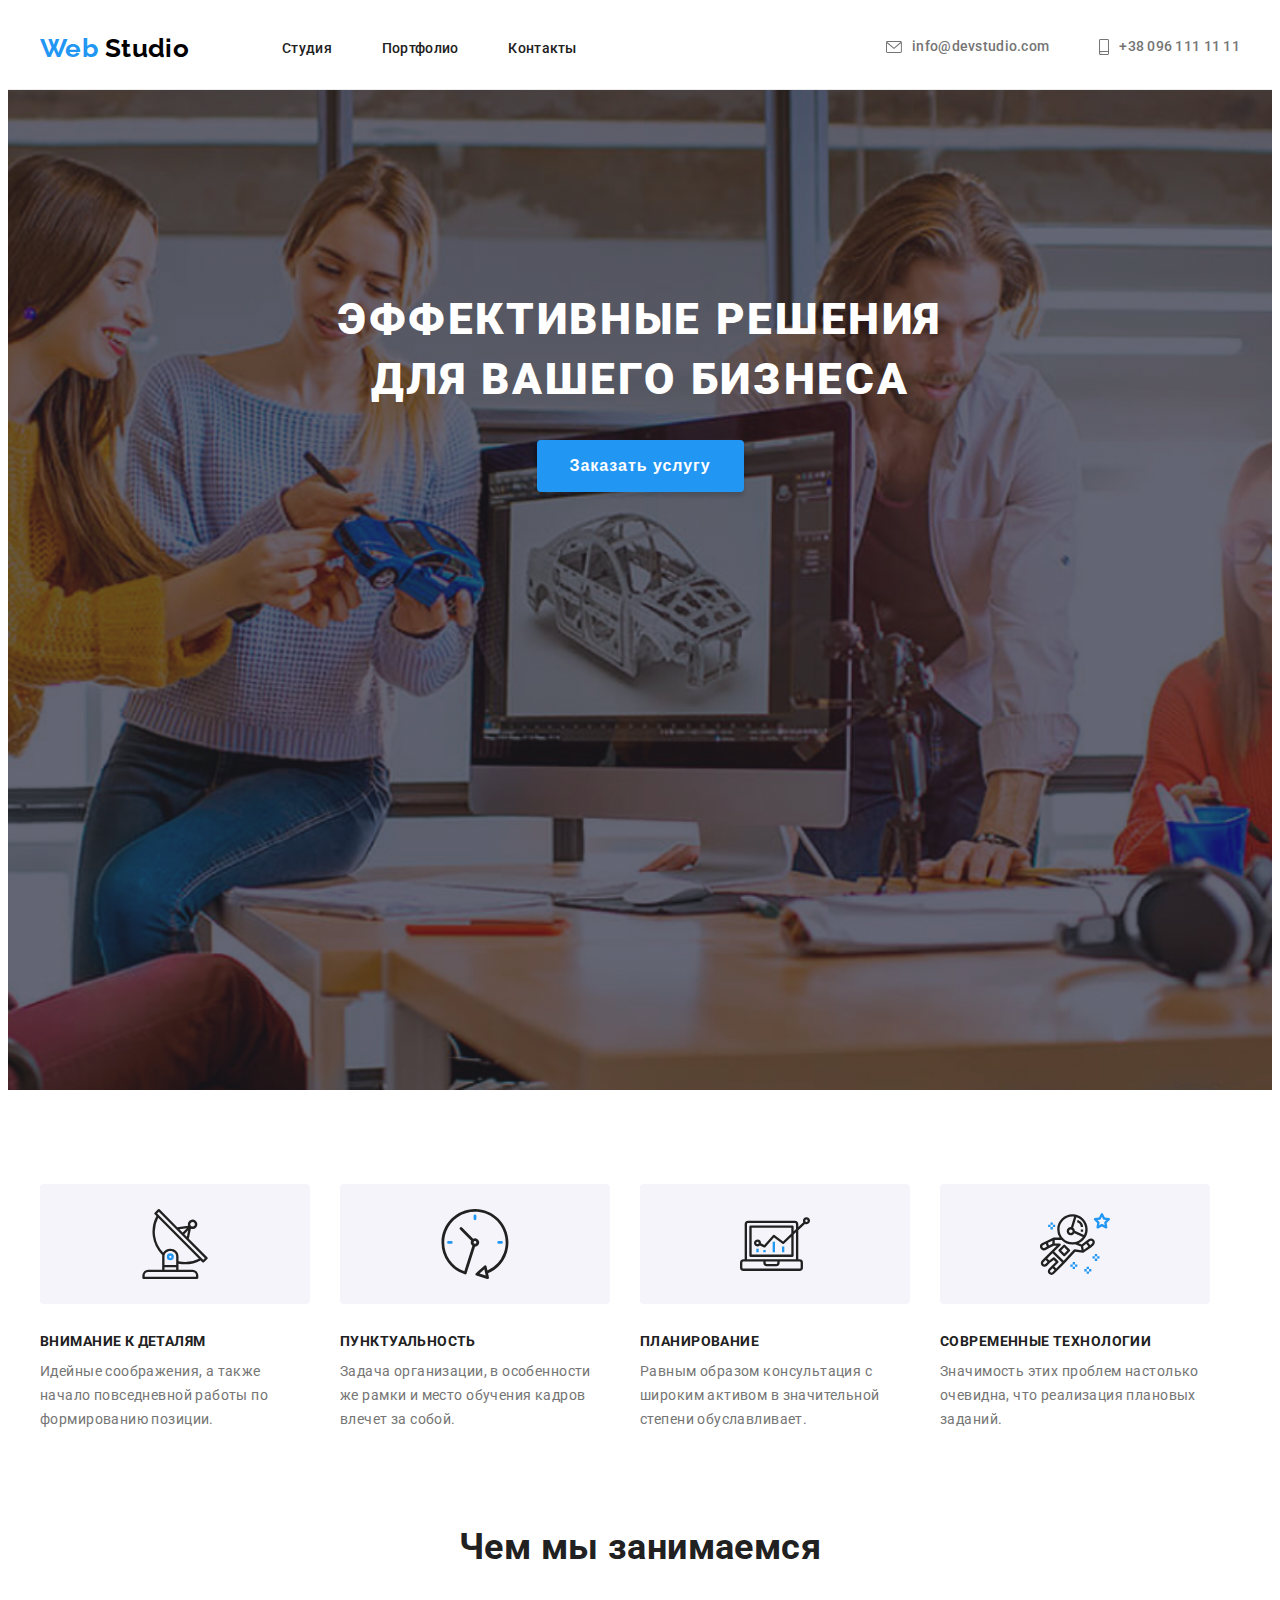
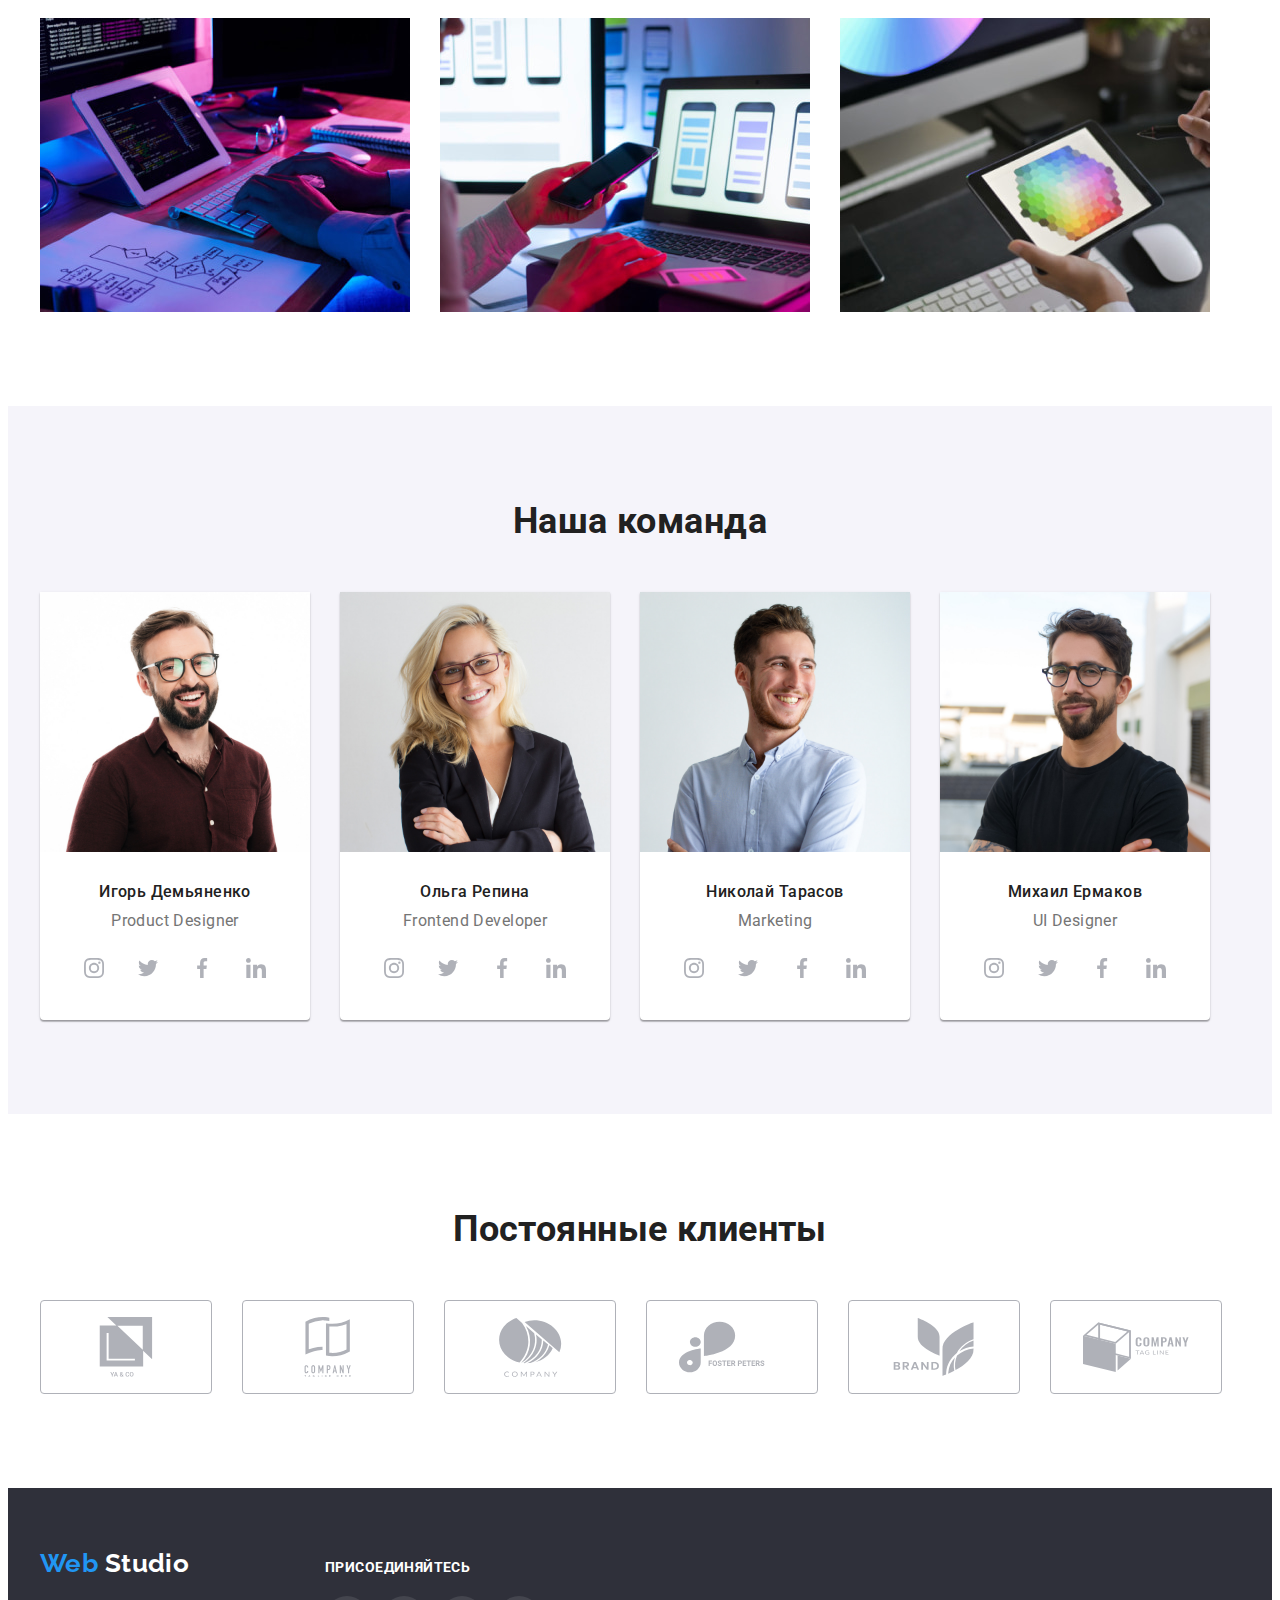
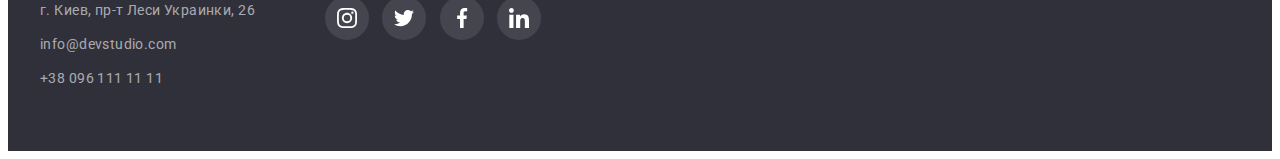
<file: index.html>
<!DOCTYPE html>
<html lang="ru">
	<head>
		<meta charset="UTF-8" />
		<meta http-equiv="X-UA-Compatible" content="IE=edge" />
		<meta name="viewport" content="width=device-width, initial-scale=1.0" />
		<title>Студия</title>

		<link rel="preconnect" href="https://fonts.googleapis.com" />
		<link rel="preconnect" href="https://fonts.gstatic.com" crossorigin />
		<link
			href="https://fonts.googleapis.com/css2?family=Raleway:wght@700&family=Roboto:wght@400;500;700;900&display=swap"
			rel="stylesheet"
		/>

		<link
			rel="stylesheet"
			href="https://cdnjs.cloudflare.com/ajax/libs/modern-normalize/1.1.0/modern-normalize.min.css"
			integrity="sha512-wpPYUAdjBVSE4KJnH1VR1HeZfpl1ub8YT/NKx4PuQ5NmX2tKuGu6U/JRp5y+Y8XG2tV+wKQpNHVUX03MfMFn9Q=="
			crossorigin="anonymous"
			referrerpolicy="no-referrer"
		/>

		<link rel="stylesheet" href="./css/styles.css" />
	</head>
	<body>
		<!-- header -->
		<header class="header">
			<!-- nav -->
			<div class="container">
				<nav class="header-nav">
					<a class="logo link" href="./index.html" lang="en">
						Web
						<span class="logo-black">Studio</span>
					</a>
					<ul class="header-list list">
						<li class="header-item"><a class="header-link link" href="./index.html">Студия</a></li>
						<li class="header-item">
							<a class="header-link link" href="./portfolio.html">Портфолио</a>
						</li>
						<li class="header-item"><a class="header-link link" href="">Контакты</a></li>
					</ul>
				</nav>
				<!-- contacts -->
				<ul class="header-contacts list">
					<li class="header-contacts-item">
						<a class="header-contacts-link link" href="mailto:info@devstudio.com">
							<svg class="header-icons" width="16" height="12">
								<use href="./images/symbol-defs.svg#icon-header-mail"></use>
							</svg>
							info@devstudio.com
						</a>
					</li>
					<li class="header-contacts-item">
						<a class="header-contacts-link link" href="tel:+380961111111">
							<svg class="header-icons" width="10" height="16">
								<use href="./images/symbol-defs.svg#icon-header-phone"></use>
							</svg>
							+38 096 111 11 11
						</a>
					</li>
				</ul>
			</div>
		</header>

		<!-- main -->
		<main class="main">
			<!-- hero -->
			<section class="hero">
				<div class="container">
					<h1 class="hero-title">
						Эффективные решения
						<br />
						для вашего бизнеса
					</h1>
					<button class="hero-button" type="button">Заказать услугу</button>
				</div>
			</section>

			<!-- benefits -->
			<section class="benefits section">
				<div class="container">
					<h2 class="benefits-title visually-hidden">Наши преимущества</h2>
					<ul class="benefits-list list">
						<li class="benefits-item">
							<div class="benefits-icons">
								<svg class="icon" width="70px" height="70px">
									<use href="./images/symbol-defs.svg#icon-benefits-1"></use>
								</svg>
							</div>
							<h3 class="benefits-subtitle">Внимание к деталям</h3>
							<p class="benefits-text">
								Идейные соображения, а также начало повседневной работы по формированию позиции.
							</p>
						</li>
						<li class="benefits-item">
							<div class="benefits-icons">
								<svg width="70px" height="70px">
									<use href="./images/symbol-defs.svg#icon-benefits-2"></use>
								</svg>
							</div>
							<h3 class="benefits-subtitle">Пунктуальность</h3>
							<p class="benefits-text">
								Задача организации, в особенности же рамки и место обучения кадров влечет за собой.
							</p>
						</li>
						<li class="benefits-item">
							<div class="benefits-icons">
								<svg width="70px" height="70px">
									<use href="./images/symbol-defs.svg#icon-benefits-3"></use>
								</svg>
							</div>
							<h3 class="benefits-subtitle">Планирование</h3>
							<p class="benefits-text">
								Равным образом консультация с широким активом в значительной степени обуславливает.
							</p>
						</li>
						<li class="benefits-item">
							<div class="benefits-icons">
								<svg width="70px" height="70px">
									<use href="./images/symbol-defs.svg#icon-benefits-4"></use>
								</svg>
							</div>
							<h3 class="benefits-subtitle">Современные технологии</h3>
							<p class="benefits-text">Значимость этих проблем настолько очевидна, что реализация плановых заданий.</p>
						</li>
					</ul>
				</div>
			</section>

			<!-- services -->
			<section class="servise section">
				<div class="container">
					<h2 class="servise-title title">Чем мы занимаемся</h2>
					<ul class="servise-list list">
						<li class="servise-item">
							<img
								class="servise-img"
								src="./images/studia/services/box1.jpg"
								alt="процес написания кода"
								width="370"
								height="294"
							/>
						</li>
						<li class="servise-item">
							<img
								class="servise-img"
								src="./images/studia/services/box2.jpg"
								alt="процес написания приложения"
								width="370"
								height="294"
							/>
						</li>
						<li class="servise-item">
							<img
								class="servise-img"
								src="./images/studia/services/box3.jpg"
								alt="процес выбора цвета в галерее"
								width="370"
								height="294"
							/>
						</li>
					</ul>
				</div>
			</section>

			<!-- team -->
			<section class="team section">
				<div class="container">
					<h2 class="team-title title">Наша команда</h2>
					<ul class="team-list list">
						<li class="team-item">
							<img
								class="team-img"
								src="./images/studia/team/1.jpg"
								alt="фото члена команды"
								width="270"
								height="260"
							/>
							<div class="team-description">
								<h3 class="team-subtitle">Игорь Демьяненко</h3>
								<p class="team-text" lang="en">Product Designer</p>
								<ul class="socials-list list">
									<li class="socials-item">
										<a class="socials-link" href="" aria-label="instagram">
											<svg class="socials-icon" width="20px" height="20px">
												<use href="./images/symbol-defs.svg#icon-instagram"></use>
											</svg>
										</a>
									</li>
									<l1 class="socials-item">
										<a class="socials-link" href="" aria-label="twitter">
											<svg class="socials-icon" width="20px" height="20px">
												<use href="./images/symbol-defs.svg#icon-twitter"></use>
											</svg>
										</a>
									</l1>
									<l1 class="socials-item">
										<a class="socials-link" href="" aria-label="facebook">
											<svg class="socials-icon" width="20px" height="20px">
												<use href="./images/symbol-defs.svg#icon-facebook"></use>
											</svg>
										</a>
									</l1>
									<l1 class="socials-item">
										<a class="socials-link" href="" aria-label="linkedin">
											<svg class="socials-icon" width="20px" height="20px">
												<use href="./images/symbol-defs.svg#icon-linkedin"></use>
											</svg>
										</a>
									</l1>
								</ul>
							</div>
						</li>
						<li class="team-item">
							<img
								class="team-img"
								src="./images/studia/team/2.jpg"
								alt="фото члена команды"
								width="270"
								height="260"
							/>
							<div class="team-description">
								<h3 class="team-subtitle">Ольга Репина</h3>
								<p class="team-text" lang="en">Frontend Developer</p>
								<ul class="socials-list list">
									<li class="socials-item">
										<a class="socials-link" href="" aria-label="instagram">
											<svg class="socials-icon" width="20px" height="20px">
												<use href="./images/symbol-defs.svg#icon-instagram"></use>
											</svg>
										</a>
									</li>
									<l1 class="socials-item">
										<a class="socials-link" href="" aria-label="twitter">
											<svg class="socials-icon" width="20px" height="20px">
												<use href="./images/symbol-defs.svg#icon-twitter"></use>
											</svg>
										</a>
									</l1>
									<l1 class="socials-item">
										<a class="socials-link" href="" aria-label="facebook">
											<svg class="socials-icon" width="20px" height="20px">
												<use href="./images/symbol-defs.svg#icon-facebook"></use>
											</svg>
										</a>
									</l1>
									<l1 class="socials-item">
										<a class="socials-link" href="" aria-label="linkedin">
											<svg class="socials-icon" width="20px" height="20px">
												<use href="./images/symbol-defs.svg#icon-linkedin"></use>
											</svg>
										</a>
									</l1>
								</ul>
							</div>
						</li>
						<li class="team-item">
							<img
								class="team-img"
								src="./images/studia/team/3.jpg"
								alt="фото члена команды"
								width="270"
								height="260"
							/>
							<div class="team-description">
								<h3 class="team-subtitle">Николай Тарасов</h3>
								<p class="team-text" lang="en">Marketing</p>
								<ul class="socials-list list">
									<li class="socials-item">
										<a class="socials-link" href="" aria-label="instagram">
											<svg class="socials-icon" width="20px" height="20px">
												<use href="./images/symbol-defs.svg#icon-instagram"></use>
											</svg>
										</a>
									</li>
									<l1 class="socials-item">
										<a class="socials-link" href="" aria-label="twitter">
											<svg class="socials-icon" width="20px" height="20px">
												<use href="./images/symbol-defs.svg#icon-twitter"></use>
											</svg>
										</a>
									</l1>
									<l1 class="socials-item">
										<a class="socials-link" href="" aria-label="facebook">
											<svg class="socials-icon" width="20px" height="20px">
												<use href="./images/symbol-defs.svg#icon-facebook"></use>
											</svg>
										</a>
									</l1>
									<l1 class="socials-item">
										<a class="socials-link" href="" aria-label="linkedin">
											<svg class="socials-icon" width="20px" height="20px">
												<use href="./images/symbol-defs.svg#icon-linkedin"></use>
											</svg>
										</a>
									</l1>
								</ul>
							</div>
						</li>
						<li class="team-item">
							<img
								class="team-img"
								src="./images/studia/team/4.jpg"
								alt="фото члена команды"
								width="270"
								height="260"
							/>
							<div class="team-description">
								<h3 class="team-subtitle">Михаил Ермаков</h3>
								<p class="team-text" lang="en">UI Designer</p>
								<ul class="socials-list list">
									<li class="socials-item">
										<a class="socials-link" href="" aria-label="instagram">
											<svg class="socials-icon" width="20px" height="20px">
												<use href="./images/symbol-defs.svg#icon-instagram"></use>
											</svg>
										</a>
									</li>
									<l1 class="socials-item">
										<a class="socials-link" href="" aria-label="twitter">
											<svg class="socials-icon" width="20px" height="20px">
												<use href="./images/symbol-defs.svg#icon-twitter"></use>
											</svg>
										</a>
									</l1>
									<l1 class="socials-item">
										<a class="socials-link" href="" aria-label="facebook">
											<svg class="socials-icon" width="20px" height="20px">
												<use href="./images/symbol-defs.svg#icon-facebook"></use>
											</svg>
										</a>
									</l1>
									<l1 class="socials-item">
										<a class="socials-link" href="" aria-label="linkedin">
											<svg class="socials-icon" width="20px" height="20px">
												<use href="./images/symbol-defs.svg#icon-linkedin"></use>
											</svg>
										</a>
									</l1>
								</ul>
							</div>
						</li>
					</ul>
				</div>
			</section>

			<!-- clients -->
			<section class="clients section">
				<div class="container">
					<h2 class="clients-title title">Постоянные клиенты</h2>
					<ul class="clients-list list">
						<li class="clients-item">
							<a class="clients-link" href="" aria-label="посилання на компанію клієнта">
								<svg class="clients-icon" width="106px" height="60px">
									<use href="./images/symbol-defs.svg#icon-client-1"></use>
								</svg>
							</a>
						</li>
						<li class="clients-item">
							<a class="clients-link" href="" aria-label="посилання на компанію клієнта">
								<svg class="clients-icon" width="106px" height="60px">
									<use href="./images/symbol-defs.svg#icon-client-2"></use>
								</svg>
							</a>
						</li>
						<li class="clients-item">
							<a class="clients-link" href="" aria-label="посилання на компанію клієнта">
								<svg class="clients-icon" width="106px" height="60px">
									<use href="./images/symbol-defs.svg#icon-client-3"></use>
								</svg>
							</a>
						</li>
						<li class="clients-item">
							<a class="clients-link" href="" aria-label="посилання на компанію клієнта">
								<svg class="clients-icon" width="106px" height="60px">
									<use href="./images/symbol-defs.svg#icon-client-4"></use>
								</svg>
							</a>
						</li>
						<li class="clients-item">
							<a class="clients-link" href="" aria-label="посилання на компанію клієнта">
								<svg class="clients-icon" width="106px" height="60px">
									<use href="./images/symbol-defs.svg#icon-client-5"></use>
								</svg>
							</a>
						</li>
						<li class="clients-item">
							<a class="clients-link" href="" aria-label="посилання на компанію клієнта">
								<svg class="clients-icon" width="106px" height="60px">
									<use href="./images/symbol-defs.svg#icon-client-6"></use>
								</svg>
							</a>
						</li>
					</ul>
				</div>
			</section>
		</main>

		<!-- footer -->
		<footer class="footer">
			<div class="container">
				<div class="footer-contacts-logo">
					<a class="footer-logo link" href="./index.html" lang="en">
						Web
						<span class="footer-logo-white">Studio</span>
					</a>
					<address>
						<ul class="footer-list list">
							<li class="footer-item">
								<a
									class="footer-link link"
									href="https://goo.gl/maps/XF2G1TPaHaqDnfge8"
									target="_blank"
									rel="noreferrer noopener"
								>
									г. Киев, пр-т Леси Украинки, 26
								</a>
							</li>
							<li class="footer-item">
								<a class="footer-link link" href="mailto:info@devstudio.com">info@devstudio.com</a>
							</li>
							<li class="footer-item">
								<a class="footer-link link" href="tel:+380961111111">+38 096 111 11 11</a>
							</li>
						</ul>
					</address>
				</div>
				<div class="footer-socials">
					<strong class="footer-coll">присоединяйтесь</strong>
					<ul class="footer-social-icons list">
						<li class="footer-socials-item">
							<a class="footer-socials-link" href="" aria-label="instagram">
								<svg class="footer-icon" width="20px" height="20px">
									<use href="./images/symbol-defs.svg#icon-instagram"></use>
								</svg>
							</a>
						</li>
						<l1 class="footer-socials-item">
							<a class="footer-socials-link" href="" aria-label="twitter">
								<svg class="footer-icon" width="20px" height="20px">
									<use href="./images/symbol-defs.svg#icon-twitter"></use>
								</svg>
							</a>
						</l1>
						<l1 class="footer-socials-item">
							<a class="footer-socials-link" href="" aria-label="facebook">
								<svg class="footer-icon" width="20px" height="20px">
									<use href="./images/symbol-defs.svg#icon-facebook"></use>
								</svg>
							</a>
						</l1>
						<l1 class="footer-socials-item">
							<a class="footer-socials-link" href="" aria-label="linkedin">
								<svg class="footer-icon" width="20px" height="20px">
									<use href="./images/symbol-defs.svg#icon-linkedin"></use>
								</svg>
							</a>
						</l1>
					</ul>
				</div>
			</div>
		</footer>
	</body>
</html>
</file>
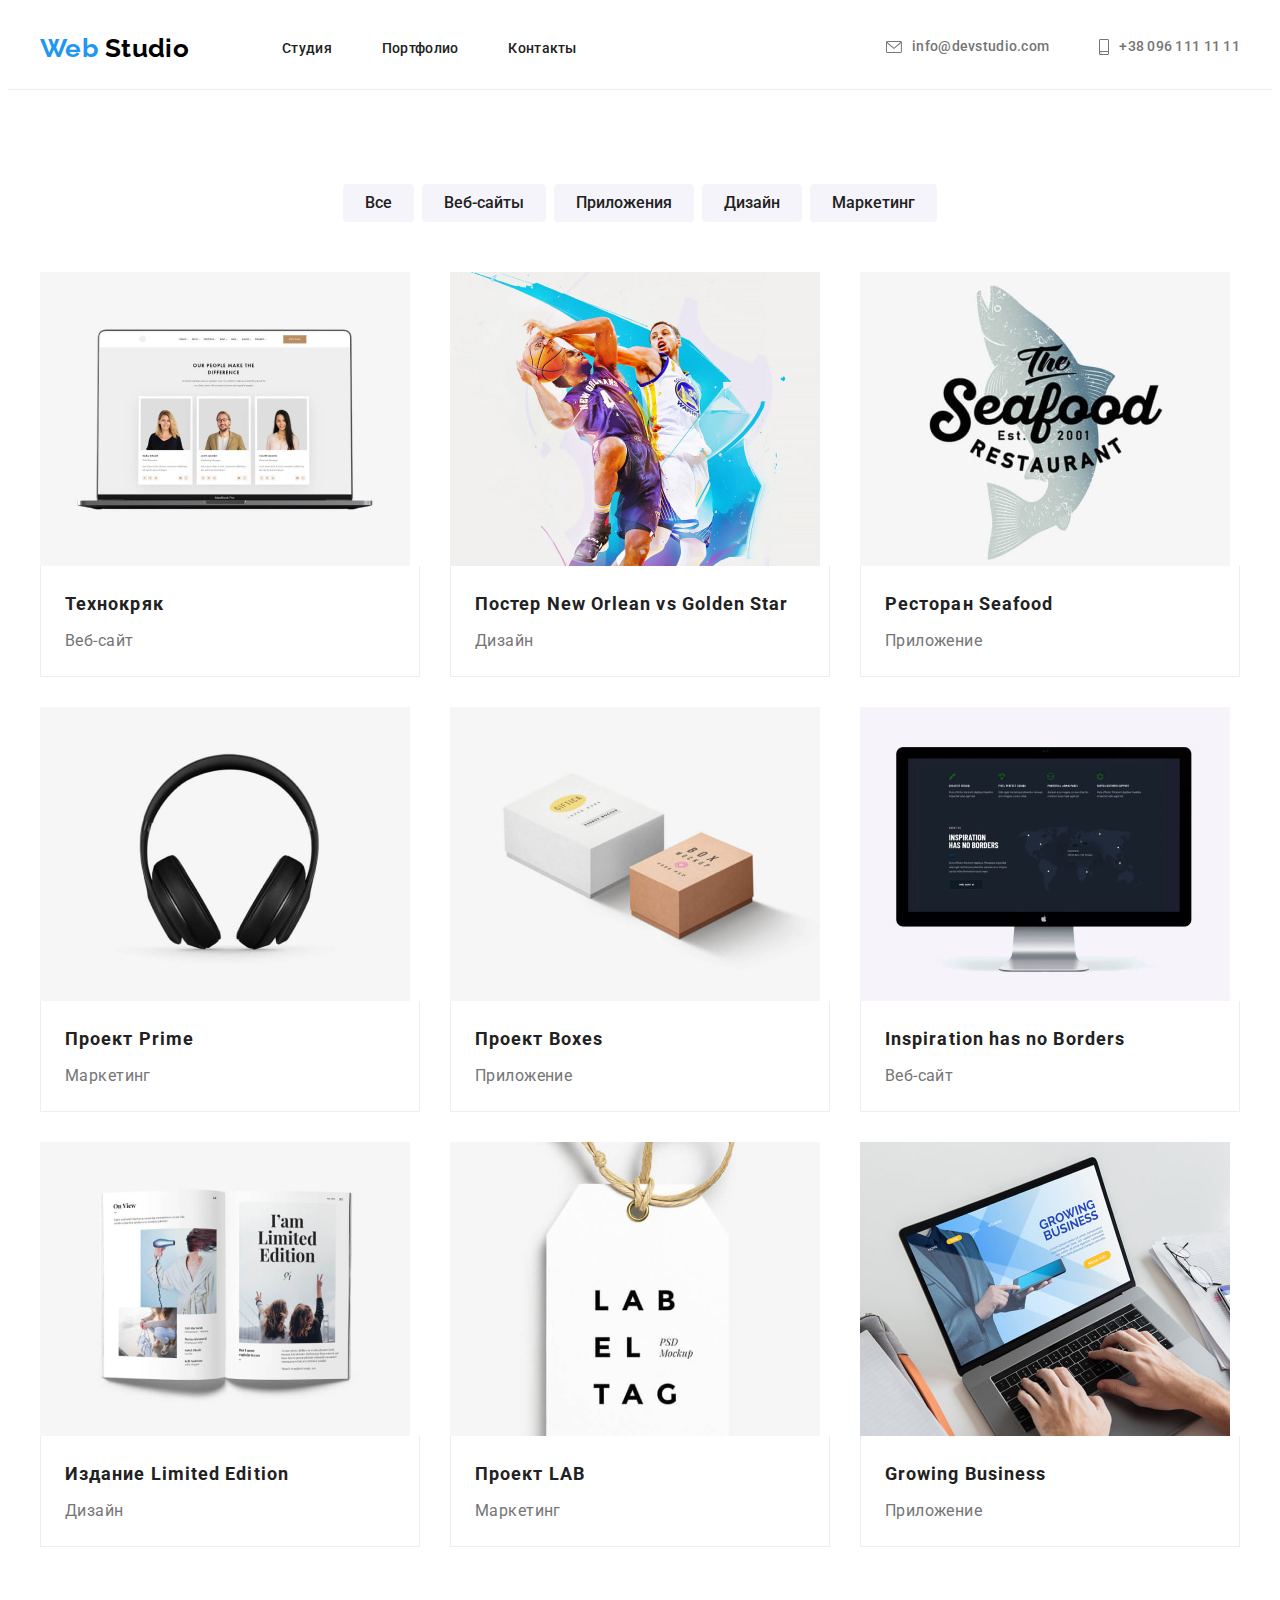
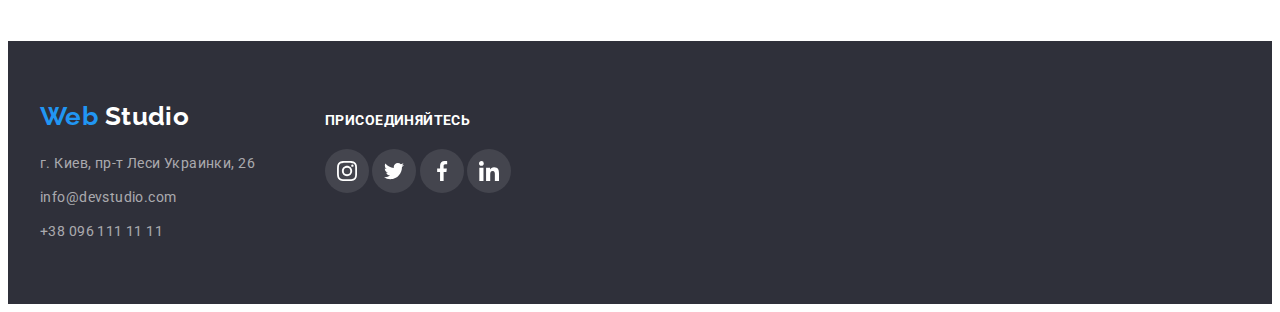
<file: portfolio.html>
<!DOCTYPE html>
<html lang="ru">
	<head>
		<meta charset="UTF-8" />
		<meta http-equiv="X-UA-Compatible" content="IE=edge" />
		<meta name="viewport" content="width=device-width, initial-scale=1.0" />
		<title>Портфолио</title>

    <link
			rel="stylesheet"
			href="https://cdnjs.cloudflare.com/ajax/libs/modern-normalize/1.1.0/modern-normalize.min.css"
			integrity="sha512-wpPYUAdjBVSE4KJnH1VR1HeZfpl1ub8YT/NKx4PuQ5NmX2tKuGu6U/JRp5y+Y8XG2tV+wKQpNHVUX03MfMFn9Q=="
			crossorigin="anonymous"
			referrerpolicy="no-referrer"
		/>

		<link rel="preconnect" href="https://fonts.googleapis.com" />
		<link rel="preconnect" href="https://fonts.gstatic.com" crossorigin />
		<link
			href="https://fonts.googleapis.com/css2?family=Raleway:wght@700&family=Roboto:wght@400;500;700;900&display=swap"
			rel="stylesheet"
		/>

		

		<link rel="stylesheet" href="./css/styles.css" />
	</head>
	<body>
		<!-- header -->
		<header class="header">
			<!-- nav -->
			<div class="container">
				<nav class="header-nav">
					<a class="logo link" href="./index.html" lang="en">
						Web
						<span class="logo-black">Studio</span>
					</a>
					<ul class="header-list list">
						<li class="header-item"><a class="header-link link" href="./index.html">Студия</a></li>
						<li class="header-item">
							<a class="header-link link" href="./portfolio.html">Портфолио</a>
						</li>
						<li class="header-item"><a class="header-link link" href="">Контакты</a></li>
					</ul>
				</nav>
				<!-- contacts -->
				<ul class="header-contacts list">
					<li class="header-contacts-item">
						<a class="header-contacts-link link" href="mailto:info@devstudio.com">
							<svg class="header-icons" width="16" height="12">
								<use href="./images/symbol-defs.svg#icon-header-mail"></use>
							</svg>
							info@devstudio.com
						</a>
					</li>
					<li class="header-contacts-item">
						<a class="header-contacts-link link" href="tel:+380961111111">
							<svg class="header-icons" width="10" height="16">
								<use href="./images/symbol-defs.svg#icon-header-phone"></use>
							</svg>
							+38 096 111 11 11
						</a>
					</li>
				</ul>
			</div>
		</header>

		<!-- main -->
		<main>
			<section class="portfolio section">
				<div class="container">
					<h1 class="portfolio-title visually-hidden">Портфолио</h1>
					<ul class="list-btn list">
						<li class="list-btn-item">
							<button class="list-btn-link" type="button">Все</button>
						</li>
						<li class="list-btn-item">
							<button class="list-btn-link" type="button">Веб-сайты</button>
						</li>
						<li class="list-btn-item">
							<button class="list-btn-link" type="button">Приложения</button>
						</li>
						<li class="list-btn-item">
							<button class="list-btn-link" type="button">Дизайн</button>
						</li>
						<li class="list-btn-item">
							<button class="list-btn-link" type="button">Маркетинг</button>
						</li>
					</ul>
					<ul class="portfolio-list list">
						<li class="portfolio-item">
							<a class="portfolio-link link" href="">
								<img
									class="portfolio-img"
									src="./images/portfolio/1.jpeg"
									alt="иконка проекта"
									width="370"
									height="294"
								/>
								<div class="portfolio-description">
									<h2 class="portfolio-subtitle">Технокряк</h2>
									<p class="portfolio-text">Веб-сайт</p>
								</div>
							</a>
						</li>
						<li class="portfolio-item">
							<a class="portfolio-link link" href="">
								<img
									class="portfolio-img"
									src="./images/portfolio/2.jpeg"
									alt="иконка проекта"
									width="370"
									height="294"
								/>
								<div class="portfolio-description">
									<h2 class="portfolio-subtitle">
										Постер
										<span lang="en">New Orlean vs Golden Star</span>
									</h2>
									<p class="portfolio-text">Дизайн</p>
								</div>
							</a>
						</li>
						<li class="portfolio-item">
							<a class="portfolio-link link" href="">
								<img
									class="portfolio-img"
									src="./images/portfolio/3.jpeg"
									alt="иконка проекта"
									width="370"
									height="294"
								/>
								<div class="portfolio-description">
									<h2 class="portfolio-subtitle">
										Ресторан
										<span lang="en">Seafood</span>
									</h2>
									<p class="portfolio-text">Приложение</p>
								</div>
							</a>
						</li>
						<li class="portfolio-item">
							<a class="portfolio-link link" href="">
								<img
									class="portfolio-img"
									src="./images/portfolio/4.jpeg"
									alt="иконка проекта"
									width="370"
									height="294"
								/>
								<div class="portfolio-description">
									<h2 class="portfolio-subtitle">
										Проект
										<span lang="en">Prime</span>
									</h2>
									<p class="portfolio-text">Маркетинг</p>
								</div>
							</a>
						</li>
						<li class="portfolio-item">
							<a class="portfolio-link link" href="">
								<img
									class="portfolio-img"
									src="./images/portfolio/5.jpeg"
									alt="иконка проекта"
									width="370"
									height="294"
								/>
								<div class="portfolio-description">
									<h2 class="portfolio-subtitle">
										Проект
										<span lang="en">Boxes</span>
									</h2>
									<p class="portfolio-text">Приложение</p>
								</div>
							</a>
						</li>
						<li class="portfolio-item">
							<a class="portfolio-link link" href="">
								<img
									class="portfolio-img"
									src="./images/portfolio/6.jpeg"
									alt="иконка проекта"
									width="370"
									height="294"
								/>
								<div class="portfolio-description">
									<h2 class="portfolio-subtitle" lang="en">Inspiration has no Borders</h2>
									<p class="portfolio-text">Веб-сайт</p>
								</div>
							</a>
						</li>
						<li class="portfolio-item">
							<a class="portfolio-link link" href="">
								<img
									class="portfolio-img"
									src="./images/portfolio/7.jpeg"
									alt="иконка проекта"
									width="370"
									height="294"
								/>
								<div class="portfolio-description">
									<h2 class="portfolio-subtitle">
										Издание
										<span lang="en">Limited Edition</span>
									</h2>
									<p class="portfolio-text">Дизайн</p>
								</div>
							</a>
						</li>
						<li class="portfolio-item">
							<a class="portfolio-link link" href="">
								<img
									class="portfolio-img"
									src="./images/portfolio/8.jpeg"
									alt="иконка проекта"
									width="370"
									height="294"
								/>
								<div class="portfolio-description">
									<h2 class="portfolio-subtitle">
										Проект
										<span lang="en">LAB</span>
									</h2>
									<p class="portfolio-text">Маркетинг</p>
								</div>
							</a>
						</li>
						<li class="portfolio-item">
							<a class="portfolio-link link" href="">
								<img
									class="portfolio-img"
									src="./images/portfolio/9.jpeg"
									alt="иконка проекта"
									width="370"
									height="294"
								/>
								<div class="portfolio-description">
									<h2 class="portfolio-subtitle" lang="en">Growing Business</h2>
									<p class="portfolio-text">Приложение</p>
								</div>
							</a>
						</li>
					</ul>
				</div>
			</section>
		</main>

		<!-- footer -->
		<footer class="footer">
			<div class="container">
				<div class="footer-contacts-logo">
					<a class="footer-logo link" href="./index.html" lang="en">
						Web
						<span class="footer-logo-white">Studio</span>
					</a>
					<address>
						<ul class="footer-list list">
							<li class="footer-item">
								<a
									class="footer-link link"
									href="https://goo.gl/maps/XF2G1TPaHaqDnfge8"
									target="_blank"
									rel="noreferrer noopener"
								>
									г. Киев, пр-т Леси Украинки, 26
								</a>
							</li>
							<li class="footer-item">
								<a class="footer-link link" href="mailto:info@devstudio.com">info@devstudio.com</a>
							</li>
							<li class="footer-item">
								<a class="footer-link link" href="tel:+380961111111">+38 096 111 11 11</a>
							</li>
						</ul>
					</address>
				</div>
				<div class="footer-social-icons">
					<strong class="footer-coll">присоединяйтесь</strong>
					<div>
						<a class="footer-socials-link" href="" aria-label="instagram">
							<svg class="footer-icon" width="20px" height="20px">
								<use href="./images/symbol-defs.svg#icon-instagram"></use>
							</svg>
						</a>
						<a class="footer-socials-link" href="" aria-label="twitter">
							<svg class="footer-icon" width="20px" height="20px">
								<use href="./images/symbol-defs.svg#icon-twitter"></use>
							</svg>
						</a>
						<a class="footer-socials-link" href="" aria-label="facebook">
							<svg class="footer-icon" width="20px" height="20px">
								<use href="./images/symbol-defs.svg#icon-facebook"></use>
							</svg>
						</a>
						<a class="footer-socials-link" href="" aria-label="linkedin">
							<svg class="footer-icon" width="20px" height="20px">
								<use href="./images/symbol-defs.svg#icon-linkedin"></use>
							</svg>
						</a>
					</div>
				</div>
			</div>
		</footer>
	</body>
</html>
</file>
<file: css/styles.css>
:root {
  /* шрифты */
  --font-main: 'Roboto', sans-serif;
  --font-logo: 'Raleway', sans-serif;

  /* цвет шрифта */
  --color-main: #757575;
  --color-title: #212121;
  --color-accent: #2196F3;

  /* цвет фона */

}

body {
  font-family: var(--font-main);
  font-size: 14px;
  letter-spacing: 0.03em;

  color: var(--color-main);
}

h1,
h2,
h3,
h4,
h5,
h6,
p,
ul,
ol {
  margin-top: 0;
  margin-bottom: 0;
}

ul,
ol {
  padding-left: 0%;
}

img {
  display: block;
  max-width: 100%;
  height: auto;
}

button {
  cursor: pointer;
  border: 0;
}

.list {
  list-style: none;
}

.link {
  text-decoration: none;
  color: inherit;
}

.title {
  font-weight: 700;
  font-size: 36px;
  line-height: 1.17;

  color: var(--color-title);
}

.container {
  width: 1200px;
  margin: 0 auto;
  padding-left: 15px;
  padding-right: 15px;
}

.section {
  padding-top: 94px;
  padding-bottom: 94px;
}

.visually-hidden {
  position: absolute;
  width: 1px;
  height: 1px;
  margin: -1px;
  border: 0;
  padding: 0;

  white-space: nowrap;
  clip-path: inset(100%);
  clip: rect(0 0 0 0);
  overflow: hidden;
}

/* header */

.header {
  border-bottom: 1px solid #ECECEC;
}

.header>.container {
  display: flex;
  align-items: center;
  padding-top: 25px;
  padding-bottom: 25px;
}

.header-nav {
  display: flex;
  align-items: center;
}

.logo {
  font-family: var(--font-logo);
  font-weight: 700;
  font-size: 26px;
  line-height: 1.19;

  color: var(--color-accent);

}

.logo-black {
  color: #000000;
}

.header-list {
  display: flex;
  margin-left: 93px;
}

.header-item:not(:first-child) {
  margin-left: 50px;
}

.header-link {
  font-weight: 500;
  line-height: 1.14;
  letter-spacing: 0.02em;

  color: #212121;
}

.header-link:hover,
.header-link:focus {
  color: var(--color-accent);
}

.header-contacts {
  display: flex;
  margin-left: auto;
}

.header-contacts-item:not(:first-child) {
  margin-left: 50px;
}

.header-contacts-link {
  display: inline-flex;
  align-items: center;

  font-weight: 500;
  line-height: 1.14;
  letter-spacing: 0.02em;

  color: #757575;
}

.header-contacts-link:hover,
.header-contacts-link:focus {
  color: var(--color-accent);
}

.header-icons {
  margin-right: 10px;
  fill: currentColor;
  background-size: contain;
}

/* hero */

.hero {
  padding-top: 200px;
  padding-bottom: 200px;

  background-image: linear-gradient(to right,
      rgba(47, 48, 58, 0.4),
      rgba(47, 48, 58, 0.4)),
    url(../images/studia/img-hero.jpeg);
  background-color: #2F303A;
  background-repeat: no-repeat;
  background-size: cover;
  max-width: 1600px;
  min-height: 600px;
  background-position: center;
  margin-left: auto;
  margin-right: auto;

  text-align: center;
}

.hero-title {
  margin-bottom: 30px;

  font-weight: 900;
  font-size: 44px;
  line-height: 1.36;
  letter-spacing: 0.06em;
  text-transform: uppercase;

  color: #FFFFFF;
}

.hero-button {
  padding: 10px 32px;

  font-weight: 700;
  font-size: 16px;
  line-height: 1.88;

  align-items: center;
  text-align: center;
  letter-spacing: 0.06em;

  color: #FFFFFF;
  background-color: var(--color-accent);
  border: 1px solid transparent;
  border-radius: 4px;
  box-shadow: 0px 4px 4px rgba(0, 0, 0, 0.15);
}

.hero-button:hover,
.hero-button:focus {
  background: #188CE8;
  border: 1px solid #000000;
}

/* benefits */

.benefits-list {
  display: flex;
}

.benefits-item {
  width: 270px;
}

.benefits-item:not(:first-child) {
  margin-left: 30px;
}

.benefits-icons {
  display: flex;
  width: 270px;
  height: 120px;
  border-radius: 4px;
  margin-bottom: 30px;
  align-items: center;
  justify-content: center;
  background-color: #F5F4FA;
}

.benefits-subtitle {
  margin-bottom: 10px;

  font-weight: 700;
  font-size: 14px;
  line-height: 1.14;
  text-transform: uppercase;

  color: var(--color-title);
}

.benefits-text {
  line-height: 1.71;
}

/* services */
.servise {
  padding-top: 0;
}

.servise-title {
  margin-bottom: 50px;
  text-align: center;
}

.servise-list {
  display: flex;
}

.servise-item:not(:first-child) {
  margin-left: 30px;
}

/* team */
.team {

  background-color: #f5f4fa;
}

.team-title {
  margin-bottom: 50px;
  text-align: center;
}

.team-list {
  display: flex;
}

.team-item {
  width: 270px;
  background-color: #fff;
  box-shadow: 0px 1px 3px rgba(0, 0, 0, 0.12), 0px 1px 1px rgba(0, 0, 0, 0.14), 0px 2px 1px rgba(0, 0, 0, 0.2);
  border-radius: 0px 0px 4px 4px;

  text-align: center;
}

.team-item:not(:first-child) {
  margin-left: 30px;
}

.team-description {
  padding-top: 30px;
  padding-bottom: 30px;
}

.team-subtitle {
  margin-bottom: 10px;

  font-weight: 500;
  font-size: 16px;
  line-height: 1.19;

  color: var(--color-title);
}

.team-text {
  font-size: 16px;
  line-height: 1.19;
}

.socials-list {
  margin-top: 16px;
  display: flex;
  align-items: center;
  justify-content: center;
}

.socials-item:not(:last-child) {
  margin-right: 10px;
}

.socials-link {
  display: flex;
  width: 44px;
  height: 44px;
  align-items: center;
  justify-content: center;

  border-radius: 50%;
}

.socials-icon {
  fill: #AFB1B8;
}

.socials-link:hover,
.socials-link:focus {
  background-color: var(--color-accent);
}

.socials-link:hover .socials-icon,
.socials-link:focus .socials-icon {
  fill: #FFFFFF;
}

/* clients */

.clients-title {
  text-align: center;
  margin-bottom: 50px;
}

.clients-list {
  display: inline-flex;
}

.clients-item:not(:last-child) {
  margin-right: 30px;
}

.clients-link {
  display: flex;
  width: 170px;
  min-height: 92px;
  justify-content: center;
  align-items: center;

  border: 1px solid #AFB1B8;
  border-radius: 4px;
}

.clients-icon {
  fill: #AFB1B8;
}

.clients-link:hover,
.clients-link:focus {
  border: 1px solid var(--color-accent);
}

.clients-link:hover .clients-icon,
.clients-link:focus .clients-icon {
  fill: var(--color-accent);
}

/* footer */

.footer {
  padding-top: 60px;
  padding-bottom: 60px;
  background-color: #2F303A;
}

.footer>.container {
  display: flex;
  align-items: baseline;
}

.footer-contacts-logo {
  margin-right: 70px;
}

.footer-logo {
  display: inline-block;
  margin-bottom: 20px;

  font-family: var(--font-logo);
  font-weight: 700;
  font-size: 26px;
  line-height: 1.19;

  color: var(--color-accent);
}

.footer-logo-white {
  color: #FFFFFF;
}

.footer-item:not(:last-child) {
  margin-bottom: 10px;
}

.footer-link {
  font-style: normal;
  line-height: 1.71;

  color: rgba(255, 255, 255, 0.6);
}

.footer-link:hover,
.footer-link:focus {
  color: #FFFFFF;
}

/* .footer-socials {

} */

.footer-coll {
  display: block;
  margin-bottom: 20px;
  line-height: 1.14;
  text-transform: uppercase;

  color: #FFFFFF;
}

.footer-socials-link:hover,
.footer-socials-link:focus {
  background-color: var(--color-accent);
}

.footer-socials-item {
  display: inline-flex;
}

.footer-socials-item:not(:last-child) {
  margin-right: 10px;
}

.footer-socials-link {
  display: inline-flex;
  width: 44px;
  height: 44px;
  border-radius: 50%;
  justify-content: center;
  align-items: center;

  background-color: rgba(255, 255, 255, 0.1);
}

.footer-icon {
  fill: #FFFFFF;
}

/* portfolio */

.list-btn {
  display: flex;
  justify-content: center;
  margin-bottom: 50px;
}

.list-btn-item:not(:first-child) {
  margin-left: 8px;
}

.list-btn-link {
  padding: 6px 22px;

  font-family: var(--font-main);
  font-weight: 500;
  font-size: 16px;
  line-height: 1.62;

  color: var(--color-title);
  background-color: #F5F4FA;
  border-radius: 4px;
}

.list-btn-link:hover,
.list-btn-link:focus {
  color: #FFFFFF;
  background-color: var(--color-accent);
  box-shadow: 0px 3px 1px rgba(0, 0, 0, 0.1), 0px 1px 2px rgba(0, 0, 0, 0.08), 0px 2px 2px rgba(0, 0, 0, 0.12);
}

.portfolio-list {
  display: flex;
  flex-wrap: wrap;
}

.portfolio-item {
  flex-basis: calc((100% - 60px) / 3);
  margin-right: 30px;
  margin-bottom: 30px;
}

.portfolio-link {
  display: block;
}

.portfolio-link:hover,
.portfolio-link:focus {
  box-shadow: 0px 1px 1px rgba(0, 0, 0, 0.12), 0px 4px 4px rgba(0, 0, 0, 0.06), 1px 4px 6px rgba(0, 0, 0, 0.16);
}

.portfolio-item:nth-child(3n) {
  margin-right: 0;
}

.portfolio-item:nth-last-child(-n + 3) {
  margin-bottom: 0;
}

.portfolio-description {
  padding: 20px 24px;
  border-right: 1px solid #EEEEEE;
  border-bottom: 1px solid #EEEEEE;
  border-left: 1px solid #EEEEEE;
}

.portfolio-subtitle {
  margin-bottom: 4px;

  font-weight: 700;
  font-size: 18px;
  line-height: 2;

  letter-spacing: 0.06em;

  color: var(--color-title);

}

.portfolio-text {
  font-size: 16px;
  line-height: 1.88;
}
</file>
